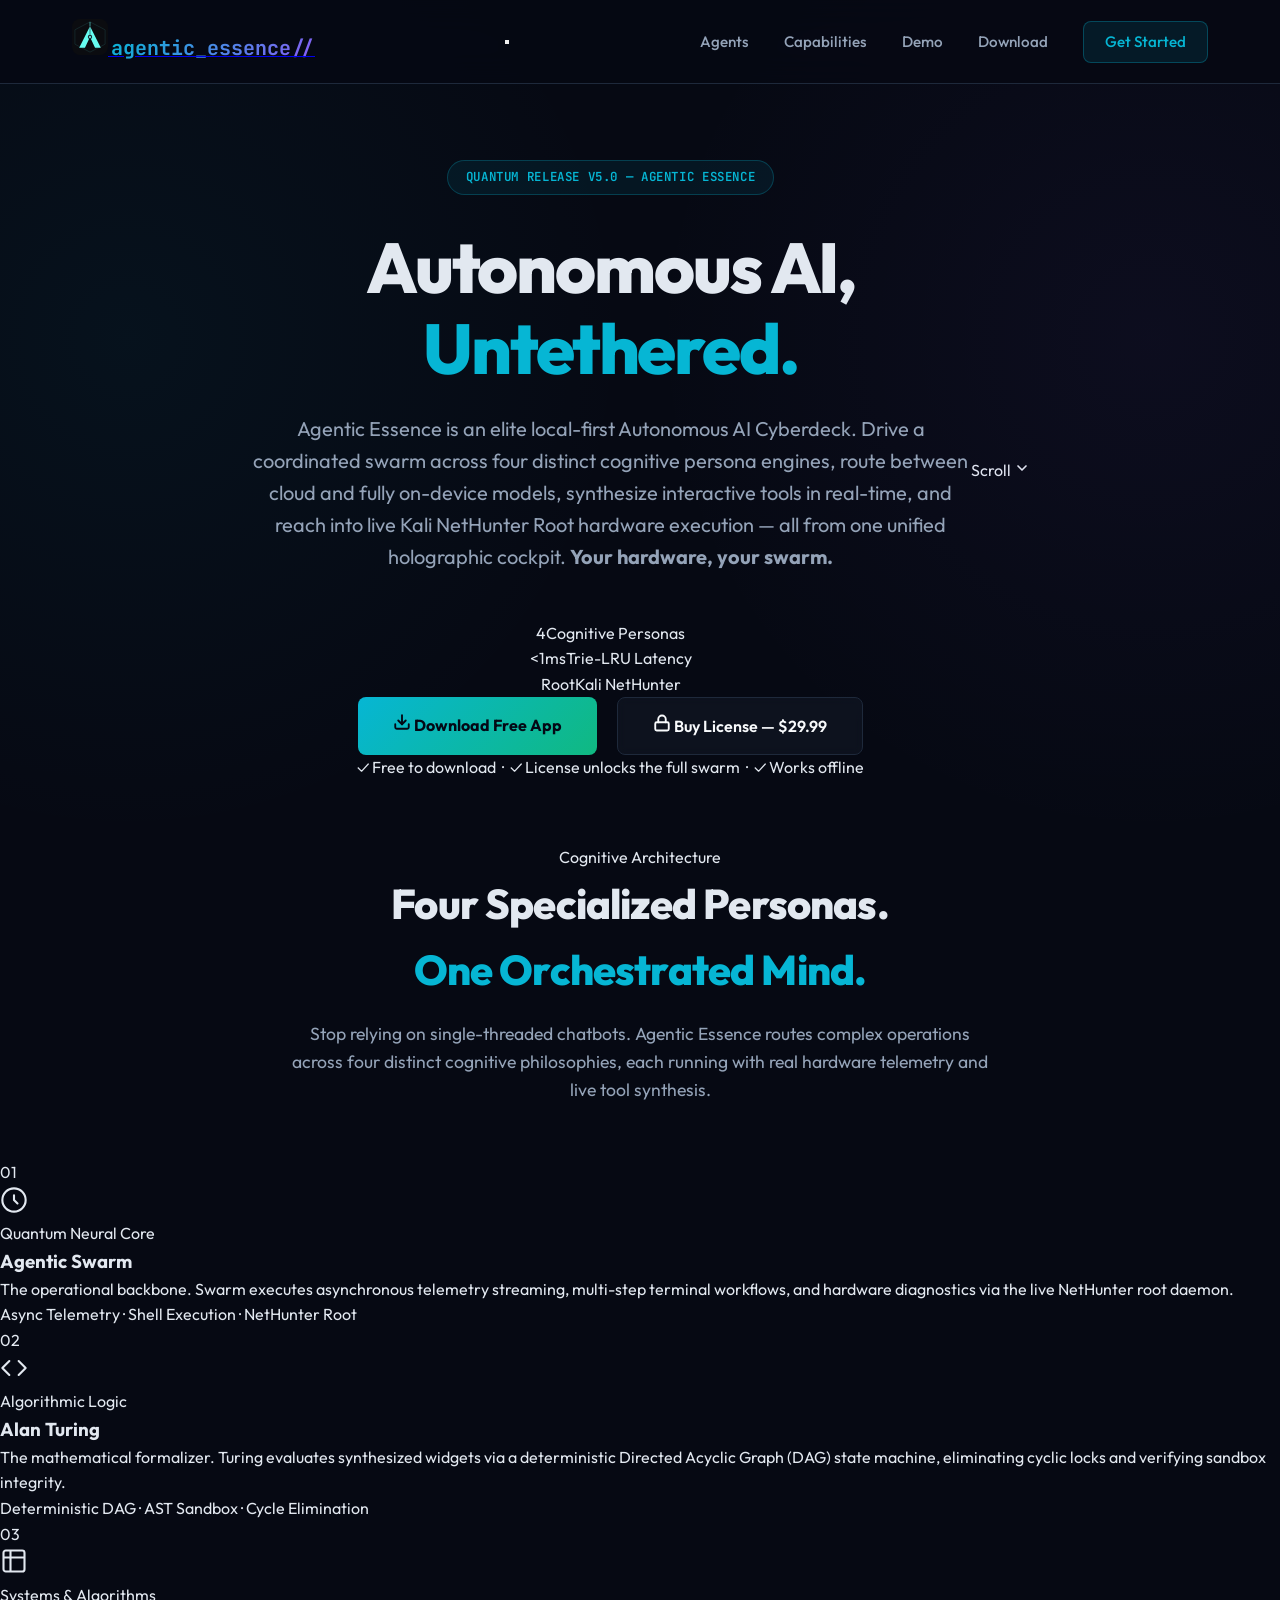
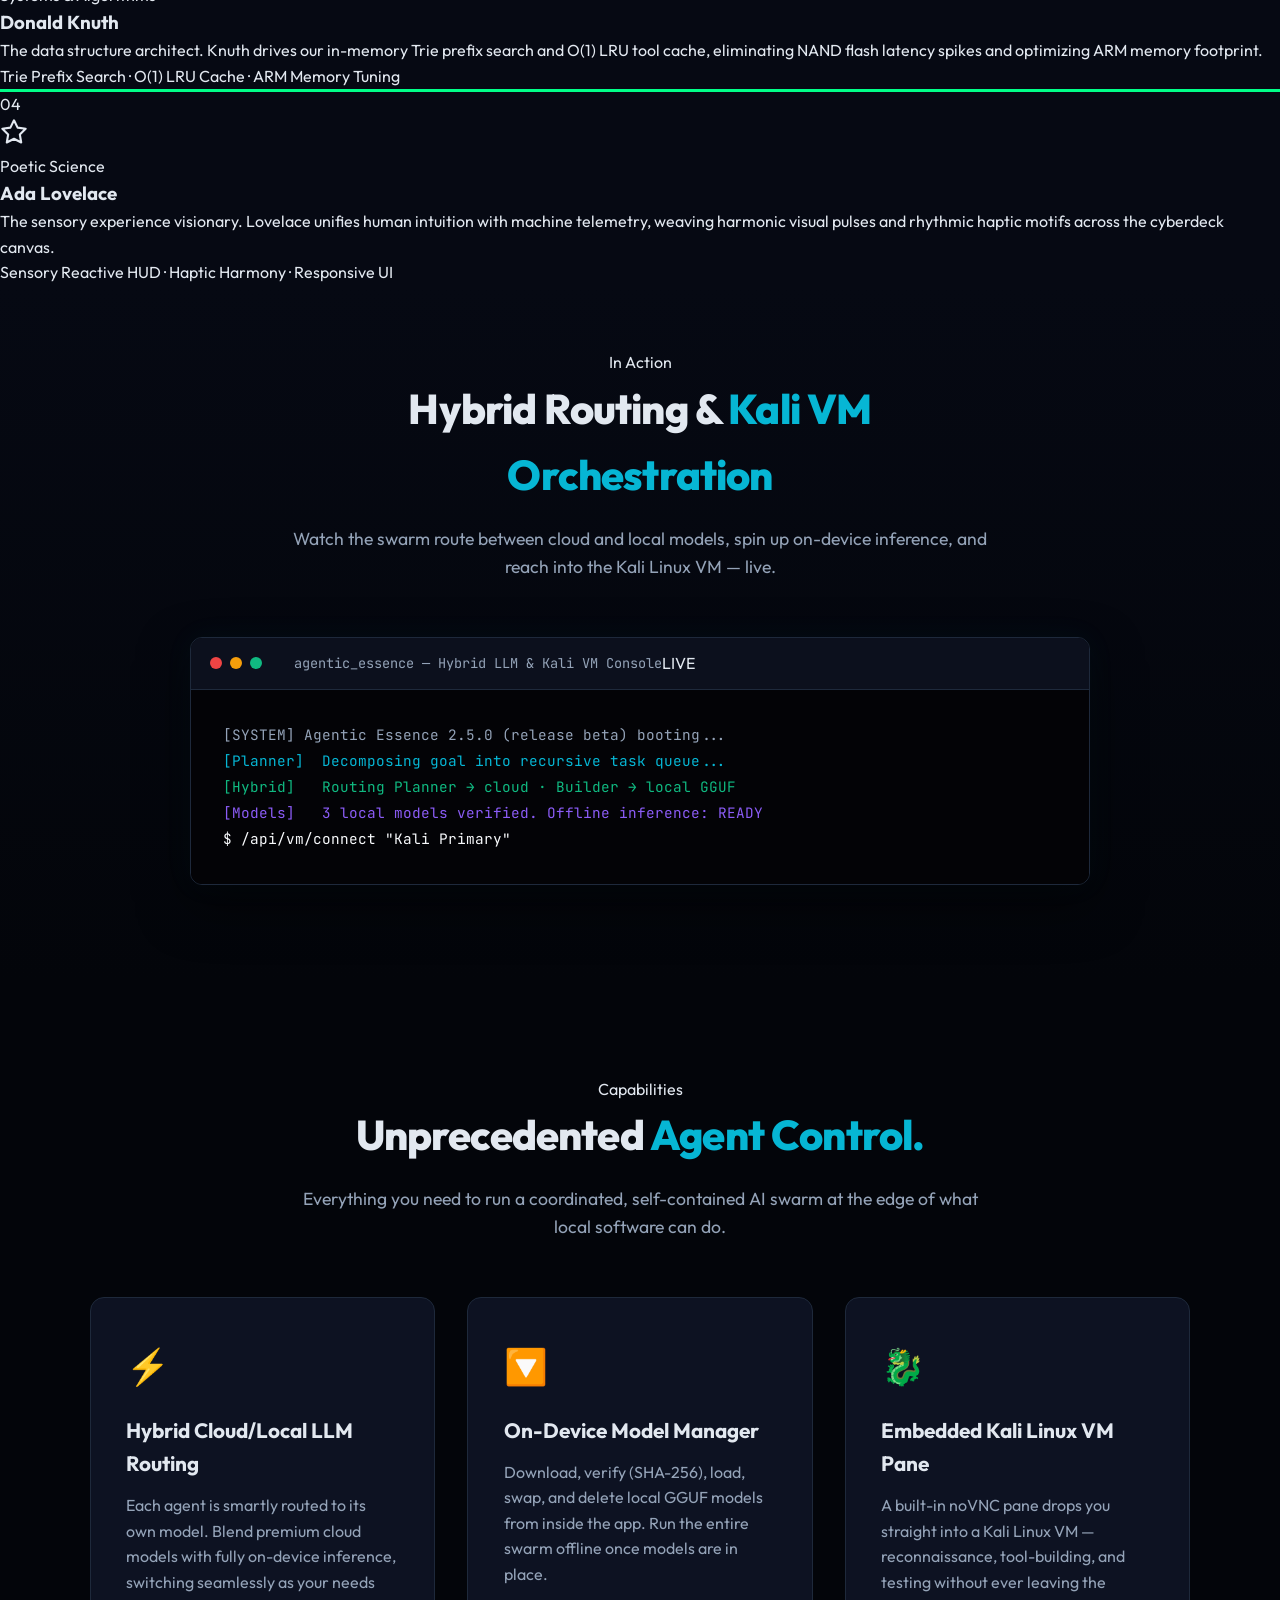
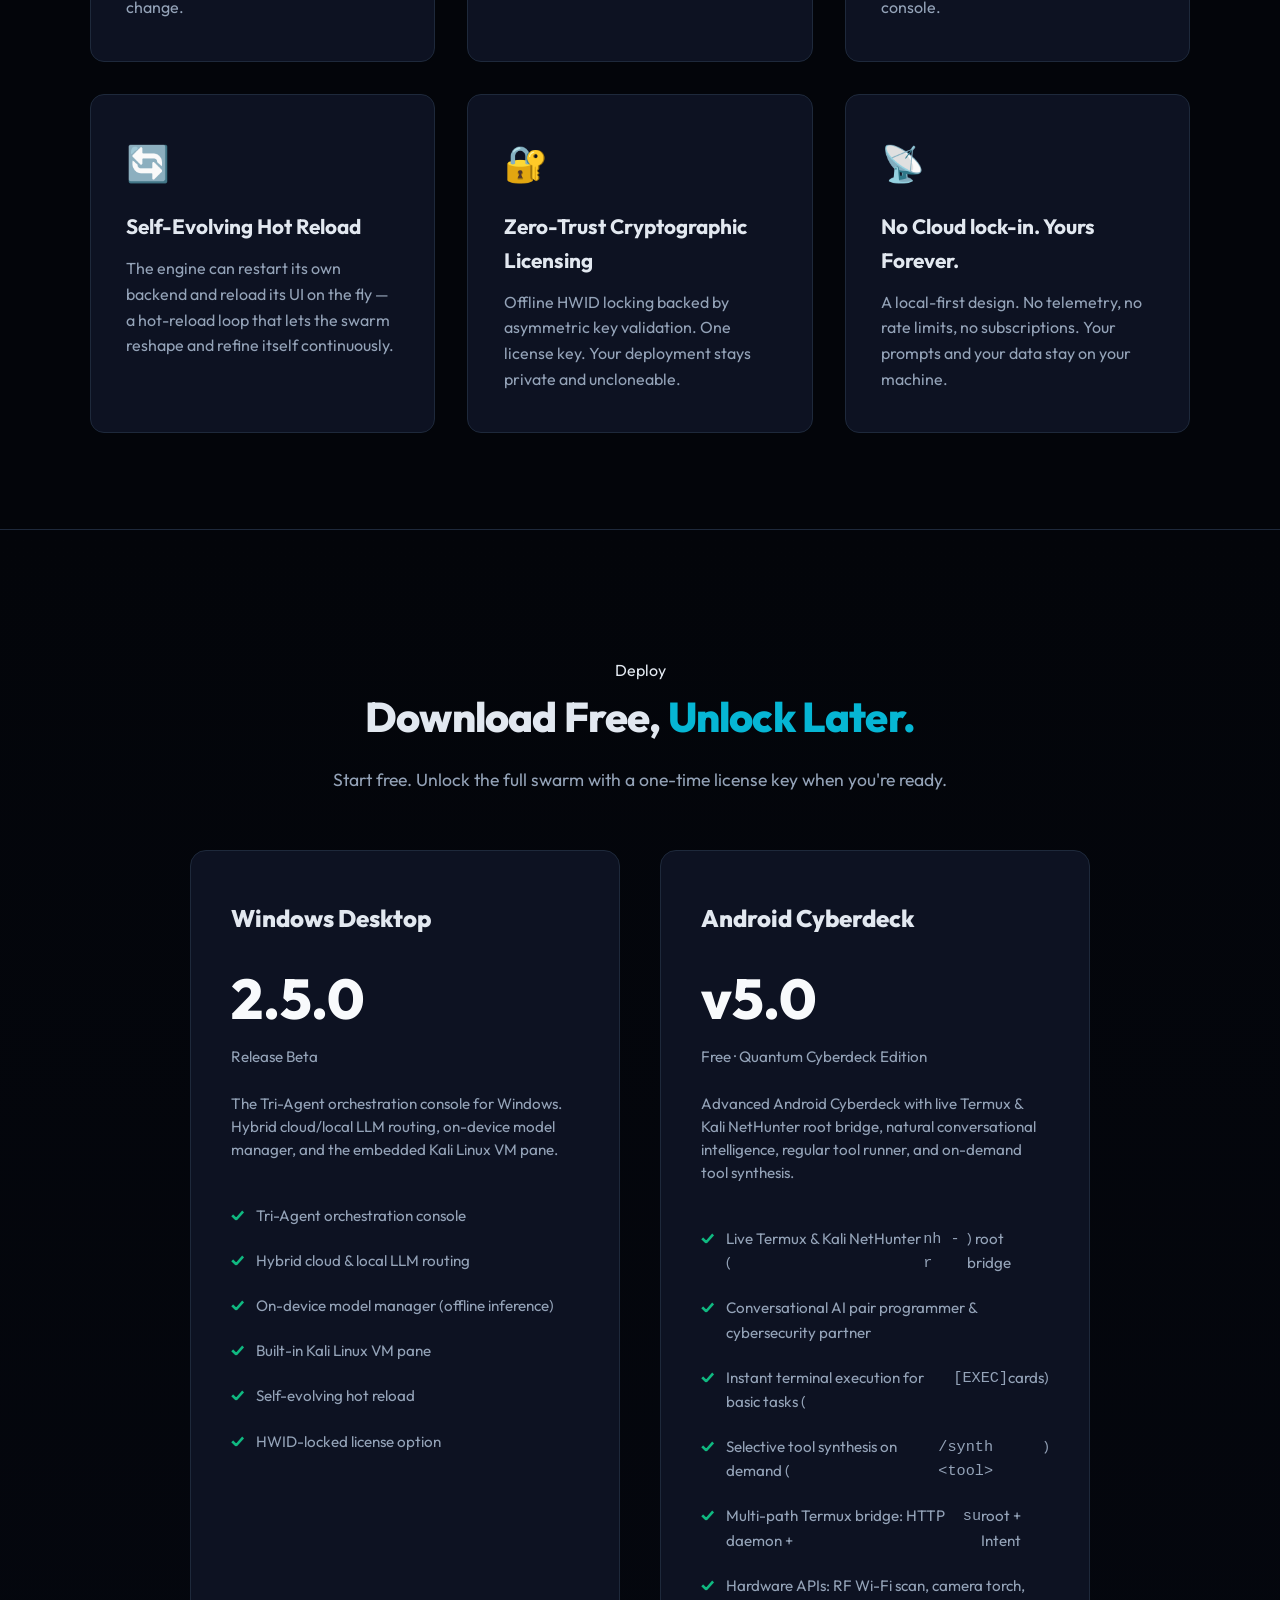
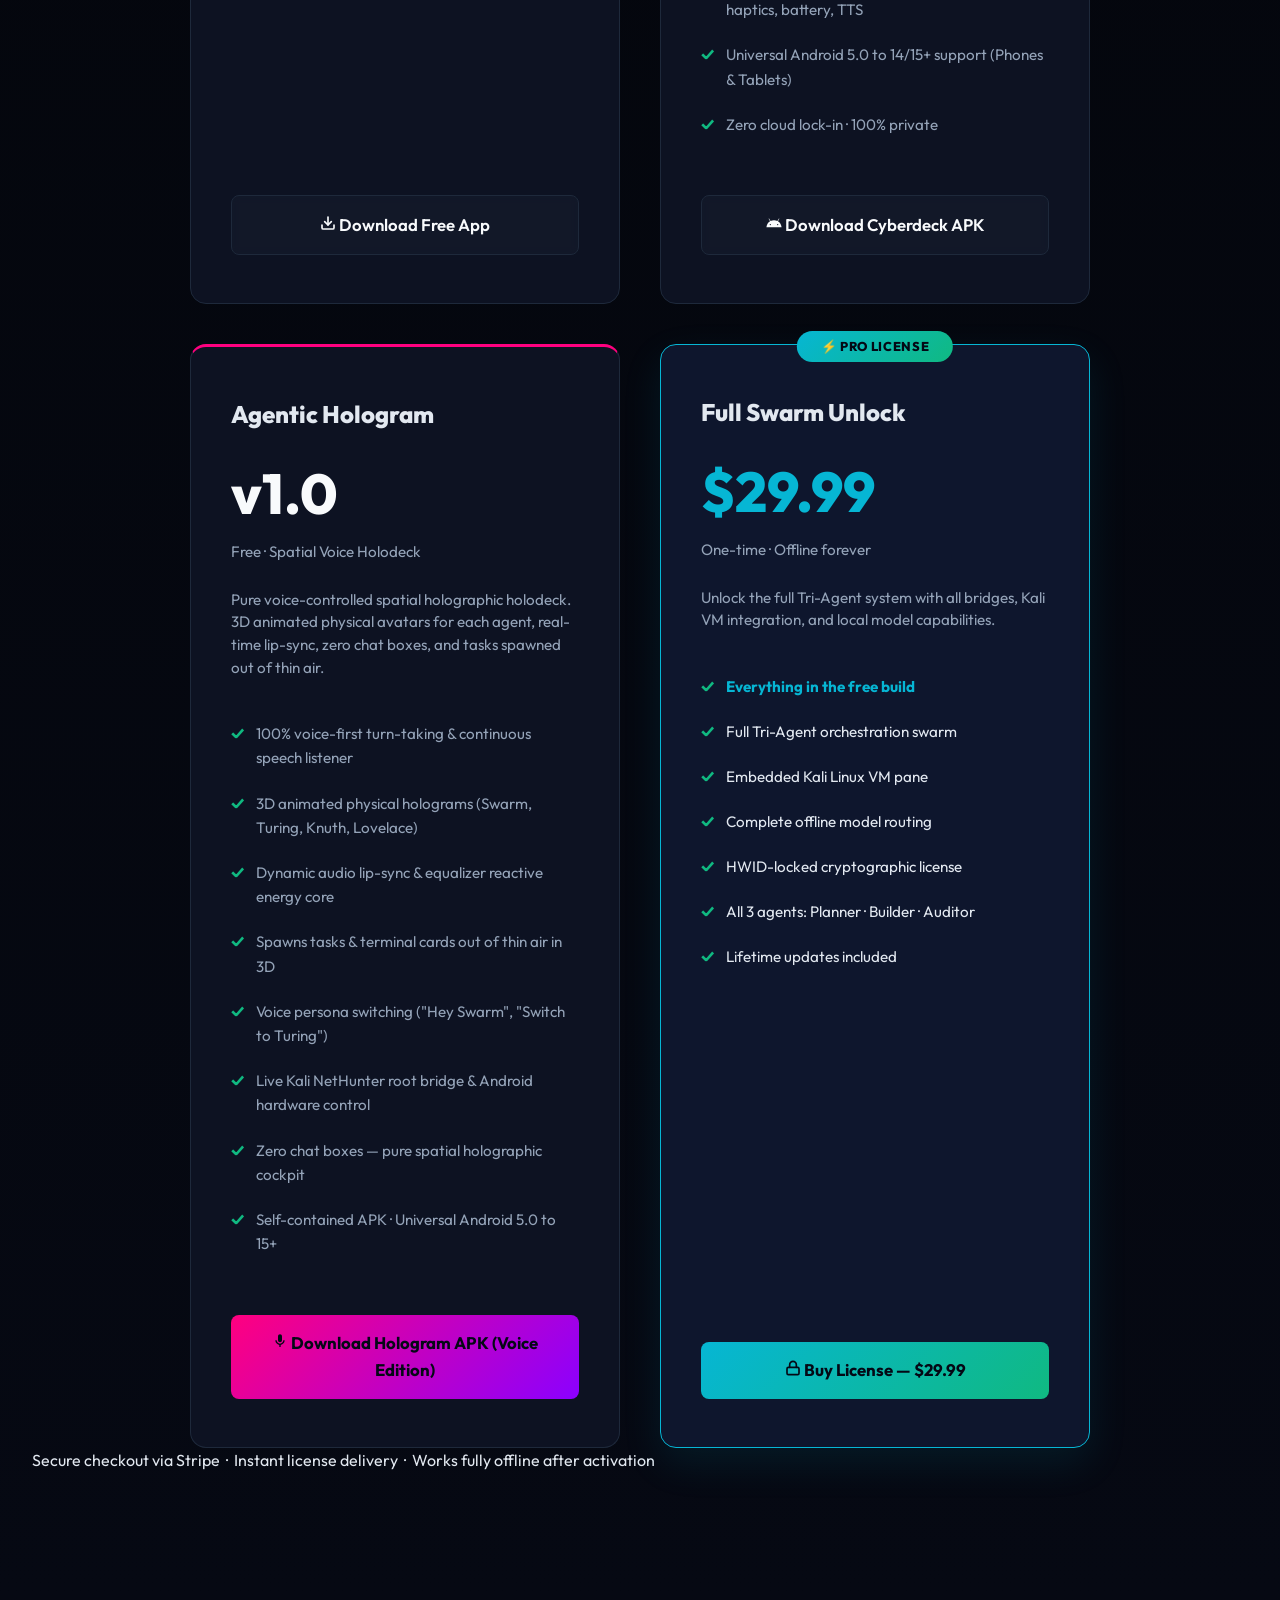
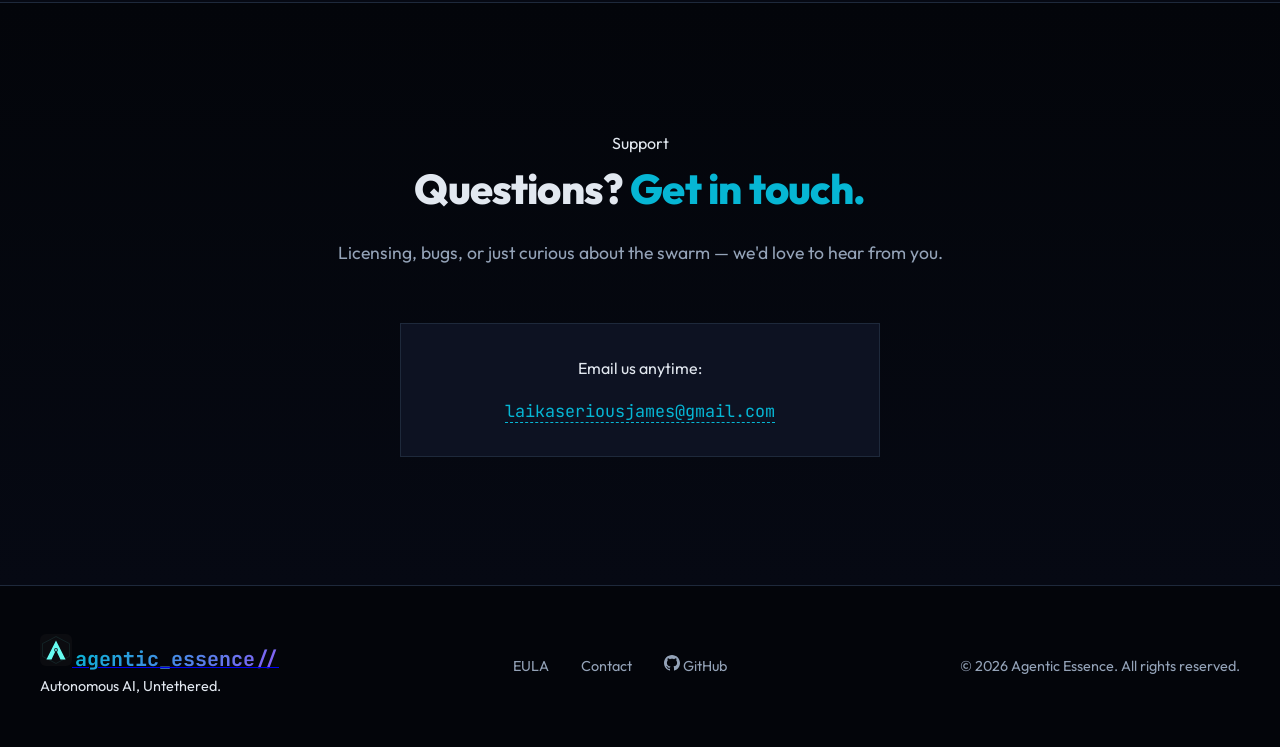
<file: website/index.html>
<!DOCTYPE html>
<html lang="en">
<head>
    <meta charset="UTF-8">
    <meta name="viewport" content="width=device-width, initial-scale=1.0">
    <meta name="description" content="Agentic Essence — Release beta. A local-first, hardware-locked Tri-Agent AI orchestration console. Hybrid cloud/local LLM routing, on-device model manager, and a built-in Kali Linux VM pane. No cloud lock-in.">
    <meta property="og:title" content="Agentic Essence — Autonomous AI, Untethered.">
    <meta property="og:description" content="Deploy a Tri-Agent AI swarm with hybrid cloud/local routing, a local model manager, and an embedded Kali Linux VM. Your hardware, your swarm.">
    <meta property="og:type" content="website">
    <meta property="og:url" content="https://agentic-essence.com/">
    <meta name="theme-color" content="#0B0C10">
    <meta name="mobile-web-app-capable" content="yes">
    <meta name="apple-mobile-web-app-capable" content="yes">
    <meta name="apple-mobile-web-app-status-bar-style" content="black-translucent">
    <meta name="apple-mobile-web-app-title" content="Agentic Essence">
    <meta name="twitter:card" content="summary_large_image">
    <meta name="twitter:title" content="Agentic Essence — Autonomous AI, Untethered.">
    <meta name="twitter:description" content="Deploy a Tri-Agent AI swarm. Hybrid cloud/local routing, local model manager, embedded Kali VM.">
    <title>Agentic Essence — Local Autonomous AI Agent Cyberdeck</title>
    <link rel="icon" type="image/svg+xml" href="favicon.svg">
    <link rel="manifest" href="manifest.json">
    <link rel="stylesheet" href="styles.css">
    <link rel="preconnect" href="https://fonts.googleapis.com">
    <link href="https://fonts.googleapis.com/css2?family=JetBrains+Mono:wght@400;500;700&family=Outfit:wght@400;500;600;700;800&display=swap" rel="stylesheet">
</head>
<body>

    <!-- NAV -->
    <nav>
        <div class="nav-inner">
            <a href="#" class="logo-link">
                <svg xmlns="http://www.w3.org/2000/svg" viewBox="0 0 500 500" height="36" style="border-radius:8px;flex-shrink:0;">
                  <rect width="500" height="500" fill="#0B0C10"/>
                  <polygon points="250,40 460,150 460,350 250,460 40,350 40,150" fill="none" stroke="#45A29E" stroke-width="6" stroke-opacity="0.4"/>
                  <path d="M 250 100 L 400 400 L 320 400 L 250 250 L 180 400 L 100 400 Z" fill="#66FCF1"/>
                  <circle cx="250" cy="250" r="30" fill="#1F2833"/>
                  <circle cx="250" cy="250" r="15" fill="#66FCF1"/>
                  <line x1="250" y1="100" x2="250" y2="220" stroke="#1F2833" stroke-width="8"/>
                  <line x1="250" y1="40" x2="250" y2="100" stroke="#66FCF1" stroke-width="8"/>
                </svg>
                <span class="logo">agentic_essence<span class="dim">//</span></span>
            </a>
            <button class="nav-hamburger" aria-label="Toggle menu" onclick="toggleMenu()">
                <span></span><span></span><span></span>
            </button>
            <div class="nav-links" id="nav-menu">
                <a href="#agents">Agents</a>
                <a href="#features">Capabilities</a>
                <a href="#demo">Demo</a>
                <a href="#download">Download</a>
                <a href="#contact" class="nav-cta">Get Started</a>
            </div>
        </div>
    </nav>

    <!-- HERO -->
    <header class="hero">
        <div class="hero-bg"></div>
        <div class="hero-grid-overlay"></div>
        <div class="hero-content">
            <span class="badge">
                <span class="badge-dot"></span>
                Quantum Release v5.0 — Agentic Essence
            </span>
            <h1>Autonomous AI,<br><span class="accent">Untethered.</span></h1>
            <p class="hero-sub">Agentic Essence is an elite local-first Autonomous AI Cyberdeck. Drive a coordinated swarm across four distinct cognitive persona engines, route between cloud and fully on-device models, synthesize interactive tools in real-time, and reach into live Kali NetHunter Root hardware execution — all from one unified holographic cockpit. <strong>Your hardware, your swarm.</strong></p>
            <div class="hero-stats">
                <div class="stat"><span class="stat-num">4</span><span class="stat-label">Cognitive Personas</span></div>
                <div class="stat-divider"></div>
                <div class="stat"><span class="stat-num">&lt;1ms</span><span class="stat-label">Trie-LRU Latency</span></div>
                <div class="stat-divider"></div>
                <div class="stat"><span class="stat-num">Root</span><span class="stat-label">Kali NetHunter</span></div>
            </div>
            <div class="hero-actions">
                <a href="#download" class="btn-primary">
                    <svg width="18" height="18" viewBox="0 0 24 24" fill="none" stroke="currentColor" stroke-width="2.5" stroke-linecap="round" stroke-linejoin="round"><path d="M21 15v4a2 2 0 0 1-2 2H5a2 2 0 0 1-2-2v-4"/><polyline points="7 10 12 15 17 10"/><line x1="12" y1="15" x2="12" y2="3"/></svg>
                    Download Free App
                </a>
                <a href="https://buy.stripe.com/bJe3cv6GCcll5O38qT6g800" class="btn-secondary" target="_blank" rel="noopener">
                    <svg width="18" height="18" viewBox="0 0 24 24" fill="none" stroke="currentColor" stroke-width="2.5" stroke-linecap="round" stroke-linejoin="round"><rect x="3" y="11" width="18" height="11" rx="2" ry="2"/><path d="M7 11V7a5 5 0 0 1 10 0v4"/></svg>
                    Buy License — $29.99
                </a>
            </div>
            <p class="hero-note">✓ Free to download &nbsp;·&nbsp; ✓ License unlocks the full swarm &nbsp;·&nbsp; ✓ Works offline</p>
        </div>
        <div class="hero-scroll-hint">
            <span>Scroll</span>
            <svg width="16" height="16" viewBox="0 0 24 24" fill="none" stroke="currentColor" stroke-width="2.5" stroke-linecap="round" stroke-linejoin="round"><polyline points="6 9 12 15 18 9"/></svg>
        </div>
    </header>

    <!-- AGENTS -->
    <section class="agents-section" id="agents">
        <div class="section-header">
            <span class="section-tag">Cognitive Architecture</span>
            <h2>Four Specialized Personas.<br><span class="accent">One Orchestrated Mind.</span></h2>
            <p>Stop relying on single-threaded chatbots. Agentic Essence routes complex operations across four distinct cognitive philosophies, each running with real hardware telemetry and live tool synthesis.</p>
        </div>
        <div class="agents-grid">
            <div class="agent-card commander">
                <div class="agent-num">01</div>
                <div class="agent-icon-wrap">
                    <svg width="28" height="28" viewBox="0 0 24 24" fill="none" stroke="currentColor" stroke-width="1.8" stroke-linecap="round" stroke-linejoin="round"><circle cx="12" cy="12" r="10"/><path d="M12 8v4l3 3"/></svg>
                </div>
                <div class="agent-role">Quantum Neural Core</div>
                <h3>Agentic Swarm</h3>
                <p>The operational backbone. Swarm executes asynchronous telemetry streaming, multi-step terminal workflows, and hardware diagnostics via the live NetHunter root daemon.</p>
                <div class="agent-tag">Async Telemetry · Shell Execution · NetHunter Root</div>
            </div>
            <div class="agent-card developer">
                <div class="agent-num">02</div>
                <div class="agent-icon-wrap">
                    <svg width="28" height="28" viewBox="0 0 24 24" fill="none" stroke="currentColor" stroke-width="1.8" stroke-linecap="round" stroke-linejoin="round"><polyline points="16 18 22 12 16 6"/><polyline points="8 6 2 12 8 18"/></svg>
                </div>
                <div class="agent-role">Algorithmic Logic</div>
                <h3>Alan Turing</h3>
                <p>The mathematical formalizer. Turing evaluates synthesized widgets via a deterministic Directed Acyclic Graph (DAG) state machine, eliminating cyclic locks and verifying sandbox integrity.</p>
                <div class="agent-tag">Deterministic DAG · AST Sandbox · Cycle Elimination</div>
            </div>
            <div class="agent-card tester">
                <div class="agent-num">03</div>
                <div class="agent-icon-wrap">
                    <svg width="28" height="28" viewBox="0 0 24 24" fill="none" stroke="currentColor" stroke-width="1.8" stroke-linecap="round" stroke-linejoin="round"><path d="M9 3H5a2 2 0 0 0-2 2v4m6-6h10a2 2 0 0 1 2 2v4M9 3v18m0 0h10a2 2 0 0 0 2-2V9M9 21H5a2 2 0 0 1-2-2V9m0 0h18"/></svg>
                </div>
                <div class="agent-role">Systems &amp; Algorithms</div>
                <h3>Donald Knuth</h3>
                <p>The data structure architect. Knuth drives our in-memory Trie prefix search and O(1) LRU tool cache, eliminating NAND flash latency spikes and optimizing ARM memory footprint.</p>
                <div class="agent-tag">Trie Prefix Search · O(1) LRU Cache · ARM Memory Tuning</div>
            </div>
            <div class="agent-card" style="border-top: 3px solid var(--neon-emerald, #00ff88);">
                <div class="agent-num">04</div>
                <div class="agent-icon-wrap">
                    <svg width="28" height="28" viewBox="0 0 24 24" fill="none" stroke="currentColor" stroke-width="1.8" stroke-linecap="round" stroke-linejoin="round"><path d="M12 2l3.09 6.26L22 9.27l-5 4.87 1.18 6.88L12 17.77l-6.18 3.25L7 14.14 2 9.27l6.91-1.01L12 2z"/></svg>
                </div>
                <div class="agent-role">Poetic Science</div>
                <h3>Ada Lovelace</h3>
                <p>The sensory experience visionary. Lovelace unifies human intuition with machine telemetry, weaving harmonic visual pulses and rhythmic haptic motifs across the cyberdeck canvas.</p>
                <div class="agent-tag">Sensory Reactive HUD · Haptic Harmony · Responsive UI</div>
            </div>
        </div>
    </section>

    <!-- DEMO / TERMINAL -->
    <section class="demo-section" id="demo">
        <div class="section-header">
            <span class="section-tag">In Action</span>
            <h2>Hybrid Routing &amp; <span class="accent">Kali VM Orchestration</span></h2>
            <p>Watch the swarm route between cloud and local models, spin up on-device inference, and reach into the Kali Linux VM — live.</p>
        </div>
        <div class="hardware-frame">
            <div class="screen-header">
                <div class="window-controls">
                    <span class="dot red"></span>
                    <span class="dot yellow"></span>
                    <span class="dot green"></span>
                </div>
                <span class="window-title">agentic_essence — Hybrid LLM &amp; Kali VM Console</span>
                <span class="window-status"><span class="status-dot"></span> LIVE</span>
            </div>
            <div class="screen-body">
                <div class="terminal-fallback" id="terminal"></div>
            </div>
        </div>
    </section>

    <!-- CAPABILITIES -->
    <section class="value-props" id="features">
        <div class="section-header">
            <span class="section-tag">Capabilities</span>
            <h2>Unprecedented <span class="accent">Agent Control.</span></h2>
            <p>Everything you need to run a coordinated, self-contained AI swarm at the edge of what local software can do.</p>
        </div>
        <div class="props-grid">
            <div class="prop-card">
                <div class="prop-icon">⚡</div>
                <h3>Hybrid Cloud/Local LLM Routing</h3>
                <p>Each agent is smartly routed to its own model. Blend premium cloud models with fully on-device inference, switching seamlessly as your needs change.</p>
            </div>
            <div class="prop-card">
                <div class="prop-icon">🔽</div>
                <h3>On-Device Model Manager</h3>
                <p>Download, verify (SHA-256), load, swap, and delete local GGUF models from inside the app. Run the entire swarm offline once models are in place.</p>
            </div>
            <div class="prop-card">
                <div class="prop-icon">🐉</div>
                <h3>Embedded Kali Linux VM Pane</h3>
                <p>A built-in noVNC pane drops you straight into a Kali Linux VM — reconnaissance, tool-building, and testing without ever leaving the console.</p>
            </div>
            <div class="prop-card">
                <div class="prop-icon">🔄</div>
                <h3>Self-Evolving Hot Reload</h3>
                <p>The engine can restart its own backend and reload its UI on the fly — a hot-reload loop that lets the swarm reshape and refine itself continuously.</p>
            </div>
            <div class="prop-card">
                <div class="prop-icon">🔐</div>
                <h3>Zero-Trust Cryptographic Licensing</h3>
                <p>Offline HWID locking backed by asymmetric key validation. One license key. Your deployment stays private and uncloneable.</p>
            </div>
            <div class="prop-card">
                <div class="prop-icon">📡</div>
                <h3>No Cloud lock-in. Yours Forever.</h3>
                <p>A local-first design. No telemetry, no rate limits, no subscriptions. Your prompts and your data stay on your machine.</p>
            </div>
        </div>
    </section>

    <!-- DOWNLOAD -->
    <section class="pricing" id="download">
        <div class="section-header">
            <span class="section-tag">Deploy</span>
            <h2>Download Free, <span class="accent">Unlock Later.</span></h2>
            <p>Start free. Unlock the full swarm with a one-time license key when you're ready.</p>
        </div>
        <div class="pricing-grid">
            <div class="pricing-card free-card">
                <div class="pricing-card-header">
                    <h3>Windows Desktop</h3>
                    <div class="price">2.5.0</div>
                    <div class="price-note">Release Beta</div>
                </div>
                <p class="card-desc">The Tri-Agent orchestration console for Windows. Hybrid cloud/local LLM routing, on-device model manager, and the embedded Kali Linux VM pane.</p>
                <ul>
                    <li>Tri-Agent orchestration console</li>
                    <li>Hybrid cloud &amp; local LLM routing</li>
                    <li>On-device model manager (offline inference)</li>
                    <li>Built-in Kali Linux VM pane</li>
                    <li>Self-evolving hot reload</li>
                    <li>HWID-locked license option</li>
                </ul>
                <a href="https://dl.agentic-essence.com/Agentic-Essence-Setup-2.5.0.exe" class="btn-secondary">
                    <svg width="16" height="16" viewBox="0 0 24 24" fill="none" stroke="currentColor" stroke-width="2.5" stroke-linecap="round" stroke-linejoin="round"><path d="M21 15v4a2 2 0 0 1-2 2H5a2 2 0 0 1-2-2v-4"/><polyline points="7 10 12 15 17 10"/><line x1="12" y1="15" x2="12" y2="3"/></svg>
                    Download Free App
                </a>
            </div>
            <div class="pricing-card android-card">
                <div class="pricing-card-header">
                    <h3>Android Cyberdeck</h3>
                    <div class="price">v5.0</div>
                    <div class="price-note">Free · Quantum Cyberdeck Edition</div>
                </div>
                <p class="card-desc">Advanced Android Cyberdeck with live Termux &amp; Kali NetHunter root bridge, natural conversational intelligence, regular tool runner, and on-demand tool synthesis.</p>
                <ul>
                    <li>Live Termux &amp; Kali NetHunter (<code>nh -r</code>) root bridge</li>
                    <li>Conversational AI pair programmer &amp; cybersecurity partner</li>
                    <li>Instant terminal execution for basic tasks (<code>[EXEC]</code> cards)</li>
                    <li>Selective tool synthesis on demand (<code>/synth &lt;tool&gt;</code>)</li>
                    <li>Multi-path Termux bridge: HTTP daemon + <code>su</code> root + Intent</li>
                    <li>Hardware APIs: RF Wi-Fi scan, camera torch, haptics, battery, TTS</li>
                    <li>Universal Android 5.0 to 14/15+ support (Phones &amp; Tablets)</li>
                    <li>Zero cloud lock-in · 100% private</li>
                </ul>
                <a href="downloads/AgenticEssence-Android.apk" class="btn-secondary" download>
                    <svg width="16" height="16" viewBox="0 0 24 24" fill="currentColor"><path d="M17.523 15.34a1 1 0 1 1-.002-2 1 1 0 0 1 .002 2m-11.046 0a1 1 0 1 1 0-2 1 1 0 0 1 0 2m11.4-6.02 1.997-3.46a.417.417 0 0 0-.152-.567.416.416 0 0 0-.566.152l-2.023 3.505a12.51 12.51 0 0 0-5.133-1.08c-1.83 0-3.56.39-5.132 1.08L4.845 5.445a.416.416 0 0 0-.567-.152.417.417 0 0 0-.152.567l1.997 3.46C2.938 11.06.988 14.5.63 18.5h22.74c-.358-4-2.308-7.44-5.493-9.18"/></svg>
                    Download Cyberdeck APK
                </a>
            </div>
            <div class="pricing-card android-card" style="border-top: 3px solid var(--neon-magenta, #ff007f);">
                <div class="pricing-card-header">
                    <h3>Agentic Hologram</h3>
                    <div class="price">v1.0</div>
                    <div class="price-note">Free · Spatial Voice Holodeck</div>
                </div>
                <p class="card-desc">Pure voice-controlled spatial holographic holodeck. 3D animated physical avatars for each agent, real-time lip-sync, zero chat boxes, and tasks spawned out of thin air.</p>
                <ul>
                    <li>100% voice-first turn-taking &amp; continuous speech listener</li>
                    <li>3D animated physical holograms (Swarm, Turing, Knuth, Lovelace)</li>
                    <li>Dynamic audio lip-sync &amp; equalizer reactive energy core</li>
                    <li>Spawns tasks &amp; terminal cards out of thin air in 3D</li>
                    <li>Voice persona switching ("Hey Swarm", "Switch to Turing")</li>
                    <li>Live Kali NetHunter root bridge &amp; Android hardware control</li>
                    <li>Zero chat boxes — pure spatial holographic cockpit</li>
                    <li>Self-contained APK · Universal Android 5.0 to 15+</li>
                </ul>
                <a href="downloads/AgenticHolo-Android.apk" class="btn-primary" download style="background:linear-gradient(135deg, #ff007f 0%, #8b00ff 100%);">
                    <svg width="16" height="16" viewBox="0 0 24 24" fill="currentColor"><path d="M12 14c1.66 0 3-1.34 3-3V5c0-1.66-1.34-3-3-3S9 3.34 9 5v6c0 1.66 1.34 3 3 3z"/><path d="M17 11c0 2.76-2.24 5-5 5s-5-2.24-5-5H5c0 3.53 2.61 6.43 6 6.92V21h2v-3.08c3.39-.49 6-3.39 6-6.92h-2z"/></svg>
                    Download Hologram APK (Voice Edition)
                </a>
            </div>
            <div class="pricing-card featured">
                <div class="featured-badge">⚡ Pro License</div>
                <div class="pricing-card-header">
                    <h3>Full Swarm Unlock</h3>
                    <div class="price accent">$29.99</div>
                    <div class="price-note">One-time · Offline forever</div>
                </div>
                <p class="card-desc">Unlock the full Tri-Agent system with all bridges, Kali VM integration, and local model capabilities.</p>
                <ul>
                    <li><strong>Everything in the free build</strong></li>
                    <li>Full Tri-Agent orchestration swarm</li>
                    <li>Embedded Kali Linux VM pane</li>
                    <li>Complete offline model routing</li>
                    <li>HWID-locked cryptographic license</li>
                    <li>All 3 agents: Planner · Builder · Auditor</li>
                    <li>Lifetime updates included</li>
                </ul>
                <a href="https://buy.stripe.com/bJe3cv6GCcll5O38qT6g800" class="btn-primary" target="_blank" rel="noopener noreferrer">
                    <svg width="16" height="16" viewBox="0 0 24 24" fill="none" stroke="currentColor" stroke-width="2.5" stroke-linecap="round" stroke-linejoin="round"><rect x="3" y="11" width="18" height="11" rx="2" ry="2"/><path d="M7 11V7a5 5 0 0 1 10 0v4"/></svg>
                    Buy License — $29.99
                </a>
            </div>
        </div>
        <p class="pricing-footnote">Secure checkout via Stripe &nbsp;·&nbsp; Instant license delivery &nbsp;·&nbsp; Works fully offline after activation</p>
    </section>

    <!-- CONTACT -->
    <section class="pricing" id="contact">
        <div class="section-header">
            <span class="section-tag">Support</span>
            <h2>Questions? <span class="accent">Get in touch.</span></h2>
            <p>Licensing, bugs, or just curious about the swarm — we'd love to hear from you.</p>
        </div>
        <div class="contact-box" style="max-width:480px;margin:0 auto;text-align:center;padding:2rem;background:var(--bg-card);border:1px solid var(--border);border-radius:var(--radius);">
            <p style="margin-bottom:1rem;">Email us anytime:</p>
            <a href="mailto:laikaseriousjames@gmail.com" style="color:var(--accent);font-family:var(--font-mono);font-size:1.05rem;text-decoration:none;border-bottom:1px dashed var(--accent);">laikaseriousjames@gmail.com</a>
        </div>
    </section>

    <!-- FOOTER -->
    <footer>
        <div class="footer-inner">
            <div class="footer-brand">
                <a href="#" class="logo-link">
                    <svg xmlns="http://www.w3.org/2000/svg" viewBox="0 0 500 500" height="32" style="border-radius:6px;flex-shrink:0;">
                      <rect width="500" height="500" fill="#0B0C10"/>
                      <polygon points="250,40 460,150 460,350 250,460 40,350 40,150" fill="none" stroke="#45A29E" stroke-width="6" stroke-opacity="0.4"/>
                      <path d="M 250 100 L 400 400 L 320 400 L 250 250 L 180 400 L 100 400 Z" fill="#66FCF1"/>
                      <circle cx="250" cy="250" r="30" fill="#1F2833"/>
                      <circle cx="250" cy="250" r="15" fill="#66FCF1"/>
                    </svg>
                    <span class="logo">agentic_essence<span class="dim">//</span></span>
                </a>
                <p class="footer-tagline">Autonomous AI, Untethered.</p>
            </div>
            <div class="footer-links">
                <a href="docs/eula.html">EULA</a>
                <a href="mailto:laikaseriousjames@gmail.com">Contact</a>
                <a href="https://github.com/laikaseriousjames-barkdog/Agentic-Essence" target="_blank" rel="noopener">
                    <svg width="16" height="16" viewBox="0 0 24 24" fill="currentColor"><path d="M12 0c-6.626 0-12 5.373-12 12 0 5.302 3.438 9.8 8.207 11.387.599.111.793-.261.793-.577v-2.234c-3.338.726-4.033-1.416-4.033-1.416-.546-1.387-1.333-1.756-1.333-1.756-1.089-.745.083-.729.083-.729 1.205.084 1.839 1.237 1.839 1.237 1.07 1.834 2.807 1.304 3.492.997.107-.775.418-1.305.762-1.604-2.665-.305-5.467-1.334-5.467-5.931 0-1.311.469-2.381 1.236-3.221-.124-.303-.535-1.524.117-3.176 0 0 1.008-.322 3.301 1.23.957-.266 1.983-.399 3.003-.404 1.02.005 2.047.138 3.006.404 2.291-1.552 3.297-1.23 3.297-1.23.653 1.653.242 2.874.118 3.176.77.84 1.235 1.911 1.235 3.221 0 4.609-2.807 5.624-5.479 5.921.43.372.823 1.102.823 2.222v3.293c0 .319.192.694.801.576 4.765-1.589 8.199-6.086 8.199-11.386 0-6.627-5.373-12-12-12z"/></svg>
                    GitHub
                </a>
            </div>
            <span class="dim footer-copy">&copy; 2026 Agentic Essence. All rights reserved.</span>
        </div>
    </footer>

    <script>
    // Hamburger menu
    function toggleMenu() {
        document.getElementById('nav-menu').classList.toggle('open');
    }
    document.querySelectorAll('.nav-links a').forEach(a => {
        a.addEventListener('click', () => document.getElementById('nav-menu').classList.remove('open'));
    });

    // Animated terminal fallback
    const lines = [
        { text: '[SYSTEM] Agentic Essence 2.5.0 (release beta) booting...', color: '#94a3b8', delay: 0 },
        { text: '[Planner]  Decomposing goal into recursive task queue...', color: '#06b6d4', delay: 600 },
        { text: '[Hybrid]   Routing Planner → cloud · Builder → local GGUF', color: '#10b981', delay: 1200 },
        { text: '[Models]   3 local models verified. Offline inference: READY', color: '#8b5cf6', delay: 1800 },
        { text: '', delay: 2200 },
        { text: '$ /api/vm/connect "Kali Primary"', color: '#f8fafc', delay: 2600 },
        { text: '  → Opening Kali Linux VM pane (noVNC)...', color: '#94a3b8', delay: 3200 },
        { text: '  → VM interactive. Tool-build sandbox armed.', color: '#10b981', delay: 3800 },
        { text: '', delay: 4200 },
        { text: '[Builder]  Drafting solution payload from Planner brief...', color: '#f8fafc', delay: 4600 },
        { text: '[Auditor]  Cross-checking output for flaws... 0 found', color: '#10b981', delay: 5400 },
        { text: '', delay: 6400 },
        { text: '$ /api/system/hot-reload', color: '#f8fafc', delay: 6800 },
        { text: '  → Backend restarting. UI reload in progress...', color: '#94a3b8', delay: 7400 },
        { text: '  → Engine online. 0 regressions.', color: '#10b981', delay: 8000 },
        { text: '', delay: 8400 },
        { text: '[SYSTEM] Swarm nominal. Awaiting next directive.', color: '#06b6d4', delay: 8800 },
        { text: '█', color: '#06b6d4', delay: 9400 },
    ];

    const terminal = document.getElementById('terminal');
    if (terminal) {
        lines.forEach(({ text, color, delay }) => {
            setTimeout(() => {
                const line = document.createElement('div');
                line.className = 'terminal-line';
                line.style.color = color || '#94a3b8';
                line.textContent = text;
                terminal.appendChild(line);
                terminal.scrollTop = terminal.scrollHeight;
            }, delay);
        });
    }

    // Smooth active nav highlight on scroll
    const sections = document.querySelectorAll('section[id], header[id]');
    const navLinks = document.querySelectorAll('.nav-links a');
    window.addEventListener('scroll', () => {
        let current = '';
        sections.forEach(s => {
            if (window.scrollY >= s.offsetTop - 120) current = s.id;
        });
        navLinks.forEach(a => {
            a.classList.remove('active');
            if (a.getAttribute('href') === '#' + current) a.classList.add('active');
        });
    }, { passive: true });

    // Register Service Worker for PWA
    if ('serviceWorker' in navigator) {
        window.addEventListener('load', () => {
            navigator.serviceWorker.register('/sw.js').catch(err => {
                console.log('ServiceWorker registration failed: ', err);
            });
        });
    }
    </script>
</body>
</html>
</file>
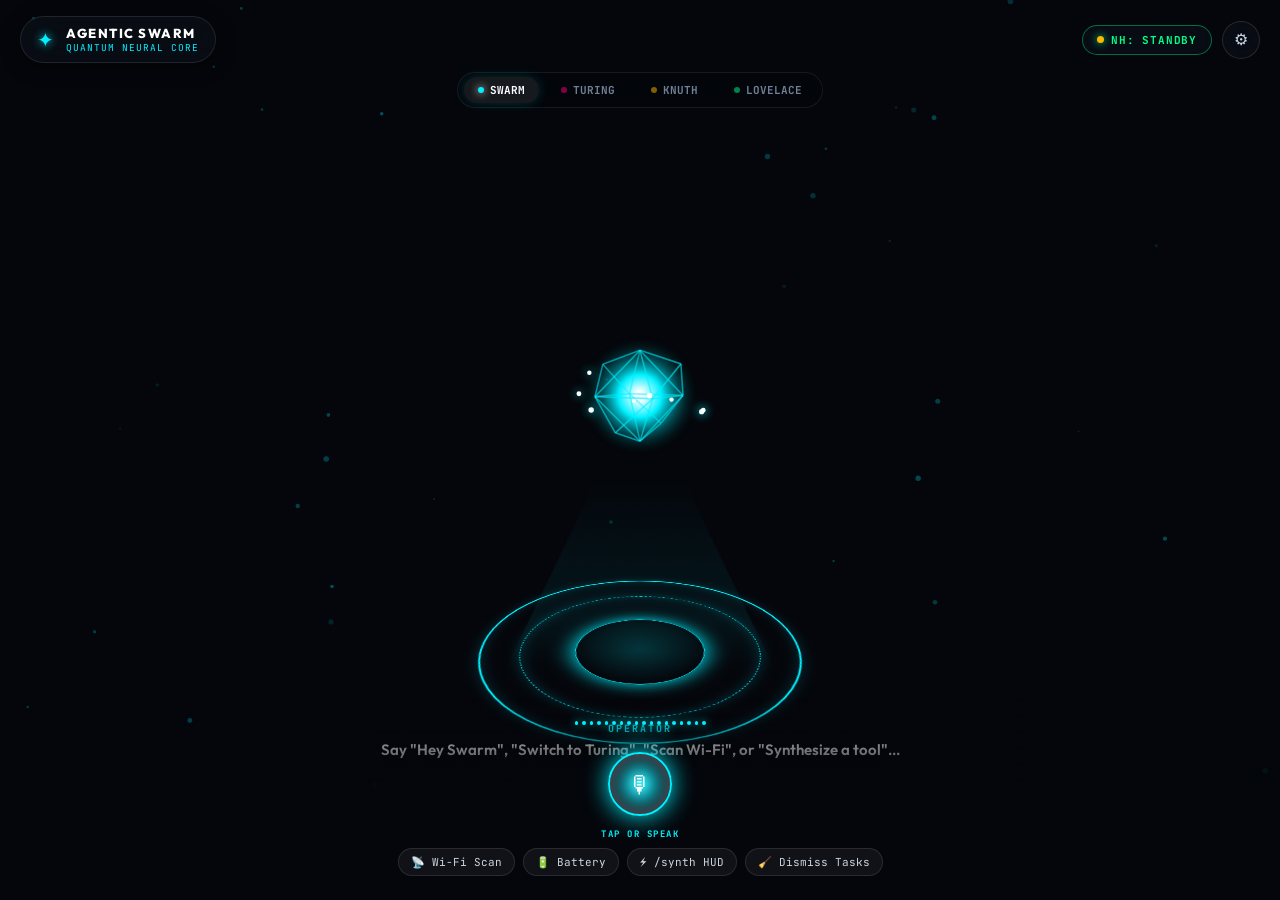
<file: holo-app/assets/www/index.html>
<!DOCTYPE html>
<html lang="en">
<head>
    <meta charset="UTF-8">
    <meta name="viewport" content="width=device-width, initial-scale=1.0, maximum-scale=1.0, user-scalable=no">
    <title>Agentic Hologram • Spatial Holodeck</title>
    <link rel="stylesheet" href="styles.css">
    <link rel="preconnect" href="https://fonts.googleapis.com">
    <link href="https://fonts.googleapis.com/css2?family=JetBrains+Mono:wght@400;700&family=Outfit:wght@400;600;800&display=swap" rel="stylesheet">
</head>
<body class="persona-swarm">

    <!-- 1. HOLOGRAPHIC 3D CANVAS & PROJECTION CHAMBER -->
    <div id="holo-chamber">
        <canvas id="holo-stage-canvas"></canvas>
        <div class="projector-emitter-floor">
            <div class="emitter-ring outer"></div>
            <div class="emitter-ring mid"></div>
            <div class="emitter-ring core"></div>
            <div class="emitter-beam"></div>
        </div>
    </div>

    <!-- 2. MINIMALIST TOP STATUS STRIP -->
    <header class="holo-header">
        <div class="holo-persona-indicator" id="personaIndicator">
            <span class="persona-symbol" id="personaSymbol">✦</span>
            <div class="persona-details">
                <span class="persona-name" id="personaName">AGENTIC SWARM</span>
                <span class="persona-role" id="personaRole">QUANTUM NEURAL CORE</span>
            </div>
        </div>

        <div class="holo-header-controls">
            <div class="nh-pill" id="nhPill" onclick="toggleBridgeInfo()">
                <span class="nh-dot"></span>
                <span class="nh-label">NH: ROOT</span>
            </div>
            <button class="holo-icon-btn" id="settingsBtn" onclick="openSettingsModal()" title="Holodeck Settings">⚙</button>
        </div>
    </header>

    <!-- 3. PERSONA QUICK-SUMMON CHIPS (VOICE OR TAP) -->
    <nav class="holo-summon-bar">
        <button class="summon-chip active" data-persona="swarm" onclick="switchPersona('swarm')">
            <span class="dot cyan"></span>SWARM
        </button>
        <button class="summon-chip" data-persona="turing" onclick="switchPersona('turing')">
            <span class="dot magenta"></span>TURING
        </button>
        <button class="summon-chip" data-persona="knuth" onclick="switchPersona('knuth')">
            <span class="dot gold"></span>KNUTH
        </button>
        <button class="summon-chip" data-persona="lovelace" onclick="switchPersona('lovelace')">
            <span class="dot emerald"></span>LOVELACE
        </button>
    </nav>

    <!-- 4. SPATIAL FLOATING TASKS LAYER (SPAWNED OUT OF THIN AIR) -->
    <div id="spatial-task-viewport">
        <!-- Floating task cards dynamically materialized here in 3D -->
    </div>

    <!-- 5. LIVE VOCAL SUBTITLE & AURA PROJECTION -->
    <div class="vocal-transcript-hud" id="vocalHud">
        <div class="transcript-speaker" id="transcriptSpeaker">OPERATOR</div>
        <div class="transcript-body" id="transcriptText">Say "Hey Swarm", "Switch to Turing", "Scan Wi-Fi", or "Synthesize a tool"...</div>
    </div>

    <!-- 6. THE HOLOGRAPHIC VOICE CORE (VOICE-FIRST INTERACTION) -->
    <footer class="holo-voice-footer">
        <div class="voice-equalizer-bars" id="eqBars">
            <span class="bar"></span><span class="bar"></span><span class="bar"></span>
            <span class="bar"></span><span class="bar"></span><span class="bar"></span>
            <span class="bar"></span><span class="bar"></span><span class="bar"></span>
            <span class="bar"></span><span class="bar"></span><span class="bar"></span>
            <span class="bar"></span><span class="bar"></span><span class="bar"></span>
            <span class="bar"></span><span class="bar"></span><span class="bar"></span>
        </div>

        <div class="voice-orb-container" onclick="HoloVoice.toggleListening()">
            <div class="voice-orb-ripple" id="orbRipple"></div>
            <div class="voice-orb-core" id="orbCore">
                <span class="voice-icon" id="voiceIcon">🎙</span>
            </div>
            <span class="voice-status-label" id="voiceStatusLabel">TAP OR SPEAK</span>
        </div>

        <div class="voice-shortcuts">
            <button class="quick-vocal-chip" onclick="HoloVoice.injectCommand('wifi scan')">📡 Wi-Fi Scan</button>
            <button class="quick-vocal-chip" onclick="HoloVoice.injectCommand('battery')">🔋 Battery</button>
            <button class="quick-vocal-chip" onclick="HoloVoice.injectCommand('synthesize network monitor')">⚡ /synth HUD</button>
            <button class="quick-vocal-chip" onclick="SpatialTasks.clearAll()">🧹 Dismiss Tasks</button>
        </div>
    </footer>

    <!-- 7. TRANSLUCENT HOLOGRAPHIC SETTINGS MODAL -->
    <div class="holo-modal-backdrop" id="settingsModal" onclick="closeSettingsModal(event)">
        <div class="holo-modal-glass" onclick="event.stopPropagation()">
            <div class="modal-head">
                <div class="modal-title">HOLODECK CONFIGURATION</div>
                <button class="modal-close" onclick="closeSettingsModal()">✕</button>
            </div>
            <div class="modal-body">
                <label class="modal-label">INFERENCE ENGINE</label>
                <select id="providerSelect" class="modal-input" onchange="onProviderChange()">
                    <option value="gemini">Google Gemini 3.1 (Free)</option>
                    <option value="groq">Groq LPU (Ultra-Fast)</option>
                    <option value="ollama">Ollama Local Cyberdeck</option>
                </select>

                <label class="modal-label">GEMINI API KEY</label>
                <div style="display:flex; gap:8px;">
                    <input type="password" id="apiKeyInput" class="modal-input" placeholder="Paste Gemini Key (AQ...)" oninput="autoSaveApiKey(this.value)" />
                    <button class="modal-action-btn" onclick="saveApiKeyDirect()">SAVE</button>
                </div>
                <span class="modal-hint">Key auto-saves to local storage.</span>

                <label class="modal-label" style="margin-top:14px;">CONTINUOUS VOICE LISTENER</label>
                <div style="display:flex; justify-content:space-between; align-items:center; margin-bottom:12px;">
                    <span style="font-size:13px; color:#a0aec0;">Always listening for voice turns</span>
                    <input type="checkbox" id="continuousVoiceToggle" checked onchange="toggleContinuousVoice(this.checked)" style="accent-color:#00f0ff; width:18px; height:18px;" />
                </div>

                <label class="modal-label">KALI NETHUNTER ROOT BRIDGE</label>
                <div class="modal-bridge-card">
                    <div style="display:flex; justify-content:space-between; align-items:center; margin-bottom:6px;">
                        <span>DAEMON: 127.0.0.1:8765</span>
                        <span id="bridgeStatusText" style="color:#00ff88; font-weight:700;">ONLINE</span>
                    </div>
                    <p style="font-size:11px; color:#718096; margin-bottom:8px;">Full root privileges in Termux / Kali NetHunter.</p>
                    <button class="modal-action-btn" onclick="testNetHunterBridge()" style="width:100%;">🐉 Ping Bridge</button>
                </div>
            </div>
        </div>
    </div>

    <!-- SCRIPTS: 3D Holographic Rendering, Voice Engine, Spatial Tasks, Brain -->
    <script src="holo-renderer.js"></script>
    <script src="spatial-tasks.js"></script>
    <script src="voice-engine.js"></script>
    <script src="app.js"></script>
</body>
</html>
</file>
<file: website/styles.css>
/* ─── Reset & Base ─── */
*, *::before, *::after {
    margin: 0;
    padding: 0;
    box-sizing: border-box;
}

html {
    scroll-behavior: smooth;
}

body {
    background: #060913;
    color: #e2e8f0;
    font-family: 'Outfit', -apple-system, BlinkMacSystemFont, sans-serif;
    line-height: 1.6;
    -webkit-font-smoothing: antialiased;
}

/* ─── Global Variables ─── */
:root {
    --bg: #060913;
    --bg-card: #0d1222;
    --bg-hover: #131b32;
    --border: #1e293b;
    --border-glow: rgba(6, 182, 212, 0.2);
    --text: #f8fafc;
    --text-dim: #94a3b8;
    --accent: #06b6d4; /* Cyan */
    --accent-alt: #10b981; /* Green */
    --purple: #8b5cf6;
    --font-mono: 'JetBrains Mono', 'Fira Code', monospace;
}

.accent { color: var(--accent); }
.dim { color: var(--text-dim); }

/* ─── Navigation ─── */
nav {
    position: fixed;
    top: 0;
    width: 100%;
    z-index: 100;
    background: rgba(6, 9, 19, 0.85);
    backdrop-filter: blur(16px);
    border-bottom: 1px solid var(--border);
}

.nav-inner {
    max-width: 1200px;
    margin: 0 auto;
    padding: 1.2rem 2rem;
    display: flex;
    justify-content: space-between;
    align-items: center;
}

.logo {
    font-family: var(--font-mono);
    font-size: 1.25rem;
    font-weight: 700;
    background: linear-gradient(135deg, var(--accent), var(--purple));
    -webkit-background-clip: text;
    -webkit-text-fill-color: transparent;
}

.nav-links {
    display: flex;
    gap: 2.2rem;
    align-items: center;
}

.nav-links a {
    color: var(--text-dim);
    text-decoration: none;
    font-size: 0.95rem;
    font-weight: 500;
    transition: color 0.2s;
}

.nav-links a:hover {
    color: var(--accent);
}

.nav-cta {
    background: rgba(6, 182, 212, 0.1);
    color: var(--accent) !important;
    padding: 0.5rem 1.3rem;
    border-radius: 8px;
    border: 1px solid rgba(6, 182, 212, 0.3);
    font-weight: 600;
    transition: all 0.2s;
}

.nav-cta:hover {
    background: rgba(6, 182, 212, 0.2);
    box-shadow: 0 0 15px rgba(6, 182, 212, 0.2);
}

/* ─── Hero / Header ─── */
.hero {
    position: relative;
    min-height: 85vh;
    display: flex;
    align-items: center;
    justify-content: center;
    padding: 10rem 2rem 4rem;
    overflow: hidden;
}

.hero-bg {
    position: absolute;
    inset: 0;
    background:
        radial-gradient(circle at 10% 40%, rgba(6, 182, 212, 0.05) 0%, transparent 40%),
        radial-gradient(circle at 90% 40%, rgba(139, 92, 246, 0.05) 0%, transparent 40%);
    pointer-events: none;
}

.hero-content {
    position: relative;
    max-width: 900px;
    text-align: center;
    z-index: 10;
}

.badge {
    display: inline-block;
    font-family: var(--font-mono);
    font-size: 0.78rem;
    color: var(--accent);
    background: rgba(6, 182, 212, 0.08);
    border: 1px solid rgba(6, 182, 212, 0.25);
    padding: 0.4rem 1.1rem;
    border-radius: 100px;
    margin-bottom: 2rem;
    letter-spacing: 0.05em;
    text-transform: uppercase;
    font-weight: 600;
}

.hero h1 {
    font-size: clamp(2.6rem, 5.5vw, 4.4rem);
    margin-bottom: 1.5rem;
    font-weight: 800;
    letter-spacing: -0.03em;
    line-height: 1.15;
}

.hero-sub {
    font-size: clamp(1.05rem, 2vw, 1.25rem);
    color: var(--text-dim);
    max-width: 720px;
    margin: 0 auto 3rem;
    line-height: 1.6;
}

.hero-actions {
    display: flex;
    gap: 1.2rem;
    justify-content: center;
    flex-wrap: wrap;
}

/* ─── Buttons ─── */
.btn-primary {
    display: inline-block;
    background: linear-gradient(135deg, var(--accent), var(--accent-alt));
    color: #040815;
    font-weight: 700;
    font-size: 1rem;
    padding: 0.95rem 2.2rem;
    border-radius: 8px;
    text-decoration: none;
    border: none;
    cursor: pointer;
    transition: all 0.25s ease;
}

.btn-primary:hover {
    transform: translateY(-2px);
    box-shadow: 0 0 25px rgba(6, 182, 212, 0.4);
}

.btn-secondary {
    display: inline-block;
    color: var(--text);
    font-weight: 600;
    font-size: 1rem;
    padding: 0.95rem 2.2rem;
    border-radius: 8px;
    text-decoration: none;
    border: 1px solid var(--border);
    background: rgba(30, 41, 59, 0.3);
    backdrop-filter: blur(4px);
    transition: all 0.25s ease;
}

.btn-secondary:hover {
    border-color: var(--accent);
    background: var(--bg-hover);
    transform: translateY(-2px);
}

/* ─── Demo Section & Hardware Screen ─── */
.demo-section {
    padding: 4rem 2rem 6rem;
    background: linear-gradient(180deg, var(--bg) 0%, #03050a 100%);
}

.section-header {
    text-align: center;
    max-width: 700px;
    margin: 0 auto 3.5rem;
}

.section-header h2 {
    font-size: clamp(2rem, 3.5vw, 2.6rem);
    font-weight: 800;
    letter-spacing: -0.02em;
}

.section-header p {
    color: var(--text-dim);
    margin-top: 1rem;
    font-size: 1.1rem;
}

.hardware-frame {
    max-width: 900px;
    margin: 0 auto;
    background: #020205;
    border-radius: 12px;
    border: 1px solid var(--border);
    box-shadow: 0 20px 50px rgba(0, 0, 0, 0.5), 0 0 30px rgba(6, 182, 212, 0.05);
    overflow: hidden;
}

.screen-header {
    display: flex;
    align-items: center;
    padding: 0.8rem 1.2rem;
    background: #0c101d;
    border-bottom: 1px solid var(--border);
}

.window-controls {
    display: flex;
    gap: 0.5rem;
}

.window-controls .dot {
    width: 12px;
    height: 12px;
    border-radius: 50%;
    display: block;
}

.window-controls .dot.red { background: #ef4444; }
.window-controls .dot.yellow { background: #f59e0b; }
.window-controls .dot.green { background: #10b981; }

.window-title {
    margin-left: 2rem;
    color: var(--text-dim);
    font-size: 0.85rem;
    font-family: var(--font-mono);
}

.screen-body {
    position: relative;
    padding: 0;
    background: #030306;
}

.demo-video {
    width: 100%;
    height: auto;
    display: block;
    border: none;
}

.terminal-fallback {
    padding: 2rem;
    font-family: var(--font-mono);
    font-size: 0.9rem;
    color: #00ff66;
    line-height: 1.8;
    white-space: pre-wrap;
    word-break: break-all;
    background: #030306;
}

/* ─── Value Propositions ─── */
.value-props {
    padding: 6rem 2rem;
    background: #03050a;
}

.props-grid {
    max-width: 1100px;
    margin: 0 auto;
    display: grid;
    grid-template-columns: repeat(auto-fit, minmax(320px, 1fr));
    gap: 2rem;
}

.prop-card {
    background: var(--bg-card);
    border: 1px solid var(--border);
    border-radius: 14px;
    padding: 2.5rem 2.2rem;
    transition: all 0.3s ease;
}

.prop-card:hover {
    border-color: var(--border-glow);
    background: var(--bg-hover);
    transform: translateY(-4px);
    box-shadow: 0 10px 25px rgba(6, 182, 212, 0.05);
}

.prop-icon {
    font-size: 2.2rem;
    margin-bottom: 1.2rem;
}

.prop-card h3 {
    font-size: 1.3rem;
    font-weight: 700;
    margin-bottom: 0.8rem;
}

.prop-card p {
    color: var(--text-dim);
    font-size: 1rem;
    line-height: 1.6;
}

.prop-card p strong {
    color: var(--text);
}

/* ─── Pricing Section ─── */
.pricing {
    padding: 8rem 2rem;
    background: linear-gradient(180deg, #03050a 0%, var(--bg) 100%);
    border-top: 1px solid var(--border);
}

.pricing-grid {
    max-width: 900px;
    margin: 0 auto;
    display: grid;
    grid-template-columns: repeat(auto-fit, minmax(360px, 1fr));
    gap: 2.5rem;
    align-items: stretch;
}

.pricing-card {
    background: var(--bg-card);
    border: 1px solid var(--border);
    border-radius: 16px;
    padding: 3rem 2.5rem;
    position: relative;
    display: flex;
    flex-direction: column;
}

.pricing-card.featured {
    border-color: var(--accent);
    box-shadow: 0 15px 40px rgba(6, 182, 212, 0.1);
    background: #0e162d;
}

.featured-badge {
    position: absolute;
    top: -14px;
    left: 50%;
    transform: translateX(-50%);
    background: linear-gradient(135deg, var(--accent), var(--accent-alt));
    color: #040815;
    font-size: 0.8rem;
    font-weight: 800;
    padding: 0.35rem 1.5rem;
    border-radius: 100px;
    text-transform: uppercase;
    letter-spacing: 0.05em;
}

.pricing-card h3 {
    font-size: 1.5rem;
    font-weight: 800;
    margin-bottom: 0.5rem;
}

.price {
    font-size: 3.5rem;
    font-weight: 800;
    color: var(--text);
    margin: 1rem 0 0.1rem;
}

.pricing-card.featured .price {
    color: var(--accent);
}

.price-note {
    color: var(--text-dim);
    font-size: 0.95rem;
    margin-bottom: 1.5rem;
}

.card-desc {
    color: var(--text-dim);
    font-size: 0.95rem;
    line-height: 1.5;
    margin-bottom: 2rem;
}

.pricing-card ul {
    list-style: none;
    margin-bottom: 3rem;
}

.pricing-card li {
    padding: 0.65rem 0;
    font-size: 0.95rem;
    color: var(--text-dim);
    display: flex;
    align-items: flex-start;
}

.pricing-card li::before {
    content: "✓";
    color: var(--accent-alt);
    margin-right: 0.75rem;
    font-weight: 900;
}

.pricing-card.featured li {
    color: #e2e8f0;
}

.pricing-card.featured li strong {
    color: var(--accent);
}

.pricing-card .btn-primary,
.pricing-card .btn-secondary {
    width: 100%;
    text-align: center;
    margin-top: auto;
    font-size: 1.05rem;
}

/* ─── Footer ─── */
footer {
    border-top: 1px solid var(--border);
    padding: 3rem 2rem;
    background: #03050a;
}

.footer-inner {
    max-width: 1200px;
    margin: 0 auto;
    display: flex;
    justify-content: space-between;
    align-items: center;
    flex-wrap: wrap;
    gap: 1.5rem;
    font-size: 0.9rem;
}

.footer-links {
    display: flex;
    gap: 2rem;
}

.footer-links a {
    color: var(--text-dim);
    text-decoration: none;
    transition: color 0.2s;
}

.footer-links a:hover {
    color: var(--accent);
}

/* ─── Responsive ─── */
@media (max-width: 768px) {
    .nav-links a:not(.nav-cta) {
        display: none;
    }
    .hero-actions {
        flex-direction: column;
    }
    .hero-actions .btn-primary,
    .hero-actions .btn-secondary {
        width: 100%;
        text-align: center;
    }
    .pricing-grid {
        grid-template-columns: 1fr;
    }
    .pricing-card {
        padding: 2.5rem 1.8rem;
    }
}
</file>
<file: holo-app/assets/www/styles.css>
/**
 * Agentic Hologram — Spatial Holodeck Styles
 * True Holographic Projection // No Chat Boxes // Floating 3D Spatial Tasks
 */

:root {
    --bg-space: #04060b;
    --neon-cyan: #00f0ff;
    --neon-magenta: #ff007f;
    --neon-gold: #ffb700;
    --neon-emerald: #00ff88;
    --neon-violet: #8b00ff;
    
    --active-glow: var(--neon-cyan);
    --active-dim: rgba(0, 240, 255, 0.15);
    --font-ui: 'Outfit', -apple-system, sans-serif;
    --font-code: 'JetBrains Mono', monospace;
}

body.persona-swarm {
    --active-glow: var(--neon-cyan);
    --active-dim: rgba(0, 240, 255, 0.18);
}
body.persona-turing {
    --active-glow: var(--neon-magenta);
    --active-dim: rgba(255, 0, 127, 0.18);
}
body.persona-knuth {
    --active-glow: var(--neon-gold);
    --active-dim: rgba(255, 183, 0, 0.18);
}
body.persona-lovelace {
    --active-glow: var(--neon-emerald);
    --active-dim: rgba(0, 255, 136, 0.18);
}

* {
    box-sizing: border-box;
    margin: 0;
    padding: 0;
    user-select: none;
    -webkit-user-select: none;
    -webkit-tap-highlight-color: transparent;
}

html, body {
    width: 100%;
    height: 100%;
    overflow: hidden;
    background-color: var(--bg-space);
    font-family: var(--font-ui);
    color: #e2e8f0;
}

/* ================= 1. THE HOLOGRAPHIC CHAMBER ================= */
#holo-chamber {
    position: absolute;
    top: 0;
    left: 0;
    width: 100%;
    height: 100%;
    z-index: 1;
    overflow: hidden;
    perspective: 1000px;
}

#holo-stage-canvas {
    position: absolute;
    top: 0;
    left: 0;
    width: 100%;
    height: 100%;
    z-index: 2;
}

.projector-emitter-floor {
    position: absolute;
    bottom: 90px;
    left: 50%;
    transform: translateX(-50%) rotateX(72deg);
    width: 320px;
    height: 320px;
    border-radius: 50%;
    pointer-events: none;
    z-index: 1;
}

.emitter-ring {
    position: absolute;
    border-radius: 50%;
    border: 1.5px solid var(--active-glow);
    box-shadow: 0 0 15px var(--active-dim), inset 0 0 15px var(--active-dim);
    transition: all 0.5s ease;
}

.emitter-ring.outer {
    inset: 0;
    border-width: 2px;
    animation: spinClockwise 20s linear infinite;
}

.emitter-ring.mid {
    inset: 40px;
    border-style: dashed;
    animation: spinCounterClockwise 14s linear infinite;
}

.emitter-ring.core {
    inset: 95px;
    background: radial-gradient(circle, var(--active-dim) 0%, transparent 70%);
    box-shadow: 0 0 25px var(--active-glow);
    animation: pulseRing 3s ease-in-out infinite;
}

.emitter-beam {
    position: absolute;
    bottom: 120px;
    left: 50%;
    transform: translateX(-50%);
    width: 260px;
    height: 60vh;
    background: linear-gradient(180deg, transparent 0%, var(--active-dim) 80%, rgba(0,0,0,0) 100%);
    clip-path: polygon(25% 0%, 75% 0%, 100% 100%, 0% 100%);
    opacity: 0.35;
    pointer-events: none;
    z-index: 1;
}

@keyframes spinClockwise {
    from { transform: rotate(0deg); }
    to { transform: rotate(360deg); }
}
@keyframes spinCounterClockwise {
    from { transform: rotate(360deg); }
    to { transform: rotate(0deg); }
}
@keyframes pulseRing {
    0%, 100% { transform: scale(1); opacity: 0.7; }
    50% { transform: scale(1.08); opacity: 1; }
}

/* ================= 2. TOP HEADER HUD ================= */
.holo-header {
    position: absolute;
    top: 0;
    left: 0;
    width: 100%;
    padding: 16px 20px;
    display: flex;
    justify-content: space-between;
    align-items: center;
    z-index: 20;
    pointer-events: auto;
}

.holo-persona-indicator {
    display: flex;
    align-items: center;
    gap: 12px;
    background: rgba(11, 16, 26, 0.65);
    border: 1px solid rgba(255, 255, 255, 0.1);
    padding: 8px 16px;
    border-radius: 30px;
    backdrop-filter: blur(12px);
    box-shadow: 0 4px 20px rgba(0, 0, 0, 0.4);
}

.persona-symbol {
    font-size: 20px;
    color: var(--active-glow);
    text-shadow: 0 0 10px var(--active-glow);
    animation: floatGently 3s ease-in-out infinite;
}

.persona-name {
    display: block;
    font-size: 13px;
    font-weight: 800;
    letter-spacing: 1.5px;
    color: #fff;
}

.persona-role {
    display: block;
    font-family: var(--font-code);
    font-size: 9.5px;
    letter-spacing: 1px;
    color: var(--active-glow);
}

.holo-header-controls {
    display: flex;
    align-items: center;
    gap: 10px;
}

.nh-pill {
    display: flex;
    align-items: center;
    gap: 7px;
    background: rgba(11, 16, 26, 0.65);
    border: 1px solid rgba(0, 255, 136, 0.4);
    padding: 7px 14px;
    border-radius: 20px;
    cursor: pointer;
    backdrop-filter: blur(12px);
}

.nh-dot {
    width: 7px;
    height: 7px;
    border-radius: 50%;
    background: #00ff88;
    box-shadow: 0 0 8px #00ff88;
}

.nh-label {
    font-family: var(--font-code);
    font-size: 11px;
    font-weight: 700;
    letter-spacing: 0.8px;
    color: #00ff88;
}

.holo-icon-btn {
    width: 38px;
    height: 38px;
    border-radius: 50%;
    background: rgba(11, 16, 26, 0.65);
    border: 1px solid rgba(255, 255, 255, 0.12);
    color: #cbd5e0;
    font-size: 16px;
    display: flex;
    align-items: center;
    justify-content: center;
    cursor: pointer;
    backdrop-filter: blur(12px);
    transition: all 0.2s ease;
}
.holo-icon-btn:active {
    transform: scale(0.92);
    border-color: var(--active-glow);
    color: #fff;
}

/* ================= 3. PERSONA SUMMON BAR ================= */
.holo-summon-bar {
    position: absolute;
    top: 72px;
    left: 50%;
    transform: translateX(-50%);
    display: flex;
    gap: 8px;
    background: rgba(4, 6, 11, 0.7);
    border: 1px solid rgba(255, 255, 255, 0.08);
    padding: 4px 6px;
    border-radius: 24px;
    backdrop-filter: blur(14px);
    z-index: 20;
}

.summon-chip {
    background: transparent;
    border: none;
    padding: 6px 14px;
    border-radius: 18px;
    font-family: var(--font-code);
    font-size: 11px;
    font-weight: 700;
    color: #718096;
    display: flex;
    align-items: center;
    gap: 6px;
    cursor: pointer;
    transition: all 0.25s ease;
}

.summon-chip .dot {
    width: 6px;
    height: 6px;
    border-radius: 50%;
    opacity: 0.5;
}
.summon-chip .dot.cyan { background: var(--neon-cyan); }
.summon-chip .dot.magenta { background: var(--neon-magenta); }
.summon-chip .dot.gold { background: var(--neon-gold); }
.summon-chip .dot.emerald { background: var(--neon-emerald); }

.summon-chip.active {
    background: rgba(255, 255, 255, 0.08);
    color: #fff;
    box-shadow: 0 0 12px var(--active-dim);
}
.summon-chip.active .dot {
    opacity: 1;
    box-shadow: 0 0 8px currentColor;
}

/* ================= 4. SPATIAL FLOATING TASKS ("OUT OF THIN AIR") ================= */
#spatial-task-viewport {
    position: absolute;
    top: 120px;
    bottom: 220px;
    left: 0;
    right: 0;
    pointer-events: none;
    z-index: 10;
    perspective: 1200px;
    display: flex;
    flex-direction: column;
    align-items: flex-end;
    padding: 16px 24px;
    gap: 16px;
    overflow-y: auto;
}

.spatial-task-card {
    pointer-events: auto;
    width: 100%;
    max-width: 420px;
    background: rgba(8, 14, 26, 0.85);
    border: 1px solid var(--active-glow);
    border-radius: 14px;
    padding: 14px 18px;
    backdrop-filter: blur(20px);
    box-shadow: 0 8px 32px rgba(0, 0, 0, 0.6), 0 0 20px var(--active-dim);
    transform-style: preserve-3d;
    animation: holoSpawn3D 0.55s cubic-bezier(0.16, 1, 0.3, 1) forwards;
    transition: transform 0.3s ease, opacity 0.3s ease;
    margin-bottom: 8px;
}

.spatial-task-card.dismissing {
    animation: holoVaporize3D 0.4s ease forwards;
}

@keyframes holoSpawn3D {
    0% {
        opacity: 0;
        transform: rotateY(-25deg) rotateX(15deg) translate3d(60px, -40px, -150px) scale(0.85);
        filter: blur(10px) brightness(2.2);
    }
    100% {
        opacity: 1;
        transform: rotateY(-6deg) rotateX(2deg) translate3d(0, 0, 0) scale(1);
        filter: blur(0) brightness(1);
    }
}

@keyframes holoVaporize3D {
    0% {
        opacity: 1;
        transform: rotateY(-6deg) translate3d(0, 0, 0) scale(1);
    }
    100% {
        opacity: 0;
        transform: rotateY(30deg) translate3d(120px, -60px, -200px) scale(0.6);
        filter: blur(16px) brightness(3);
    }
}

.spatial-card-header {
    display: flex;
    justify-content: space-between;
    align-items: center;
    border-bottom: 1px solid rgba(255, 255, 255, 0.08);
    padding-bottom: 8px;
    margin-bottom: 10px;
}

.spatial-card-title {
    font-family: var(--font-code);
    font-size: 11px;
    font-weight: 700;
    letter-spacing: 1px;
    color: var(--active-glow);
    display: flex;
    align-items: center;
    gap: 8px;
}

.spatial-close-btn {
    background: transparent;
    border: none;
    color: #a0aec0;
    font-size: 13px;
    cursor: pointer;
    padding: 2px 6px;
    border-radius: 4px;
}
.spatial-close-btn:hover {
    color: #ff007f;
}

.spatial-card-body {
    font-family: var(--font-code);
    font-size: 12px;
    line-height: 1.5;
    color: #e2e8f0;
    max-height: 240px;
    overflow-y: auto;
}

.spatial-card-body pre {
    background: rgba(0, 0, 0, 0.5);
    padding: 10px;
    border-radius: 8px;
    overflow-x: auto;
    color: #00f0ff;
    font-size: 11px;
}

/* ================= 5. VOCAL TRANSCRIPT HUD ================= */
.vocal-transcript-hud {
    position: absolute;
    bottom: 140px;
    left: 50%;
    transform: translateX(-50%);
    width: 90%;
    max-width: 580px;
    text-align: center;
    z-index: 20;
    pointer-events: none;
}

.transcript-speaker {
    font-family: var(--font-code);
    font-size: 10px;
    font-weight: 700;
    letter-spacing: 2px;
    color: var(--active-glow);
    margin-bottom: 4px;
    text-shadow: 0 0 10px var(--active-glow);
}

.transcript-body {
    font-size: 15px;
    font-weight: 600;
    color: #ffffff;
    line-height: 1.4;
    text-shadow: 0 2px 10px rgba(0, 0, 0, 0.8), 0 0 20px var(--active-dim);
    transition: all 0.3s ease;
}

/* ================= 6. HOLOGRAPHIC VOICE CORE FOOTER ================= */
.holo-voice-footer {
    position: absolute;
    bottom: 0;
    left: 0;
    width: 100%;
    padding: 12px 20px 20px;
    display: flex;
    flex-direction: column;
    align-items: center;
    z-index: 30;
    background: linear-gradient(180deg, transparent 0%, rgba(4, 6, 11, 0.95) 45%, #04060b 100%);
}

.voice-equalizer-bars {
    display: flex;
    align-items: center;
    gap: 4px;
    height: 26px;
    margin-bottom: 10px;
}

.voice-equalizer-bars .bar {
    width: 3.5px;
    height: 4px;
    background: var(--active-glow);
    border-radius: 2px;
    box-shadow: 0 0 8px var(--active-glow);
    transition: height 0.08s ease;
}

.voice-orb-container {
    position: relative;
    width: 76px;
    height: 76px;
    display: flex;
    flex-direction: column;
    align-items: center;
    justify-content: center;
    cursor: pointer;
    margin-bottom: 12px;
}

.voice-orb-core {
    width: 64px;
    height: 64px;
    border-radius: 50%;
    background: radial-gradient(circle, var(--active-glow) 0%, rgba(11, 16, 26, 0.9) 70%);
    border: 2px solid var(--active-glow);
    box-shadow: 0 0 24px var(--active-glow), inset 0 0 15px rgba(255, 255, 255, 0.4);
    display: flex;
    align-items: center;
    justify-content: center;
    transition: all 0.3s cubic-bezier(0.175, 0.885, 0.32, 1.275);
}

.voice-orb-container:active .voice-orb-core {
    transform: scale(0.9);
}

.voice-icon {
    font-size: 24px;
    color: #fff;
    filter: drop-shadow(0 0 8px #fff);
}

.voice-orb-ripple {
    position: absolute;
    inset: -6px;
    border-radius: 50%;
    border: 1.5px solid var(--active-glow);
    opacity: 0;
    pointer-events: none;
}

.voice-orb-container.listening .voice-orb-ripple {
    animation: orbListeningRipple 1.6s cubic-bezier(0, 0.2, 0.8, 1) infinite;
}

.voice-orb-container.speaking .voice-orb-core {
    animation: orbSpeakingPulse 0.7s ease-in-out infinite alternate;
}

@keyframes orbListeningRipple {
    0% { transform: scale(0.9); opacity: 0.9; }
    100% { transform: scale(1.6); opacity: 0; }
}

@keyframes orbSpeakingPulse {
    from { transform: scale(1); box-shadow: 0 0 20px var(--active-glow); }
    to { transform: scale(1.14); box-shadow: 0 0 40px var(--active-glow); }
}

.voice-status-label {
    position: absolute;
    bottom: -18px;
    font-family: var(--font-code);
    font-size: 9px;
    font-weight: 700;
    letter-spacing: 1.5px;
    color: var(--active-glow);
    white-space: nowrap;
}

.voice-shortcuts {
    display: flex;
    gap: 8px;
    margin-top: 14px;
    overflow-x: auto;
    max-width: 100%;
    padding: 0 10px 4px;
}

.quick-vocal-chip {
    background: rgba(255, 255, 255, 0.05);
    border: 1px solid rgba(255, 255, 255, 0.1);
    color: #cbd5e0;
    font-family: var(--font-code);
    font-size: 11px;
    padding: 6px 12px;
    border-radius: 16px;
    white-space: nowrap;
    cursor: pointer;
    transition: all 0.2s ease;
}
.quick-vocal-chip:active {
    background: var(--active-dim);
    border-color: var(--active-glow);
    color: #fff;
    transform: scale(0.95);
}

/* ================= 7. SETTINGS MODAL ================= */
.holo-modal-backdrop {
    position: fixed;
    inset: 0;
    background: rgba(0, 0, 0, 0.75);
    backdrop-filter: blur(8px);
    z-index: 100;
    display: flex;
    align-items: center;
    justify-content: center;
    opacity: 0;
    pointer-events: none;
    transition: opacity 0.3s ease;
}
.holo-modal-backdrop.open {
    opacity: 1;
    pointer-events: auto;
}

.holo-modal-glass {
    width: 90%;
    max-width: 440px;
    background: rgba(11, 16, 26, 0.95);
    border: 1px solid var(--active-glow);
    border-radius: 18px;
    padding: 22px;
    box-shadow: 0 12px 48px rgba(0, 0, 0, 0.8), 0 0 24px var(--active-dim);
    transform: translateY(20px);
    transition: transform 0.3s cubic-bezier(0.16, 1, 0.3, 1);
}
.holo-modal-backdrop.open .holo-modal-glass {
    transform: translateY(0);
}

.modal-head {
    display: flex;
    justify-content: space-between;
    align-items: center;
    margin-bottom: 18px;
}
.modal-title {
    font-family: var(--font-code);
    font-size: 13px;
    font-weight: 800;
    letter-spacing: 1.5px;
    color: var(--active-glow);
}
.modal-close {
    background: transparent;
    border: none;
    color: #a0aec0;
    font-size: 18px;
    cursor: pointer;
}

.modal-label {
    display: block;
    font-family: var(--font-code);
    font-size: 10px;
    font-weight: 700;
    letter-spacing: 1.2px;
    color: #718096;
    margin-bottom: 6px;
}

.modal-input {
    width: 100%;
    background: rgba(255, 255, 255, 0.05);
    border: 1px solid rgba(255, 255, 255, 0.12);
    border-radius: 8px;
    padding: 10px 12px;
    color: #fff;
    font-family: var(--font-code);
    font-size: 13px;
    margin-bottom: 6px;
}
.modal-input:focus {
    border-color: var(--active-glow);
    outline: none;
}

.modal-action-btn {
    background: var(--active-dim);
    border: 1px solid var(--active-glow);
    color: #fff;
    font-family: var(--font-code);
    font-weight: 700;
    font-size: 12px;
    padding: 10px 18px;
    border-radius: 8px;
    cursor: pointer;
    transition: all 0.2s;
}
.modal-action-btn:active {
    background: var(--active-glow);
    color: #04060b;
}

.modal-hint {
    font-size: 11px;
    color: #718096;
    display: block;
    margin-bottom: 12px;
}

.modal-bridge-card {
    background: rgba(255, 255, 255, 0.03);
    border: 1px solid rgba(255, 255, 255, 0.08);
    border-radius: 8px;
    padding: 12px;
}
</file>
